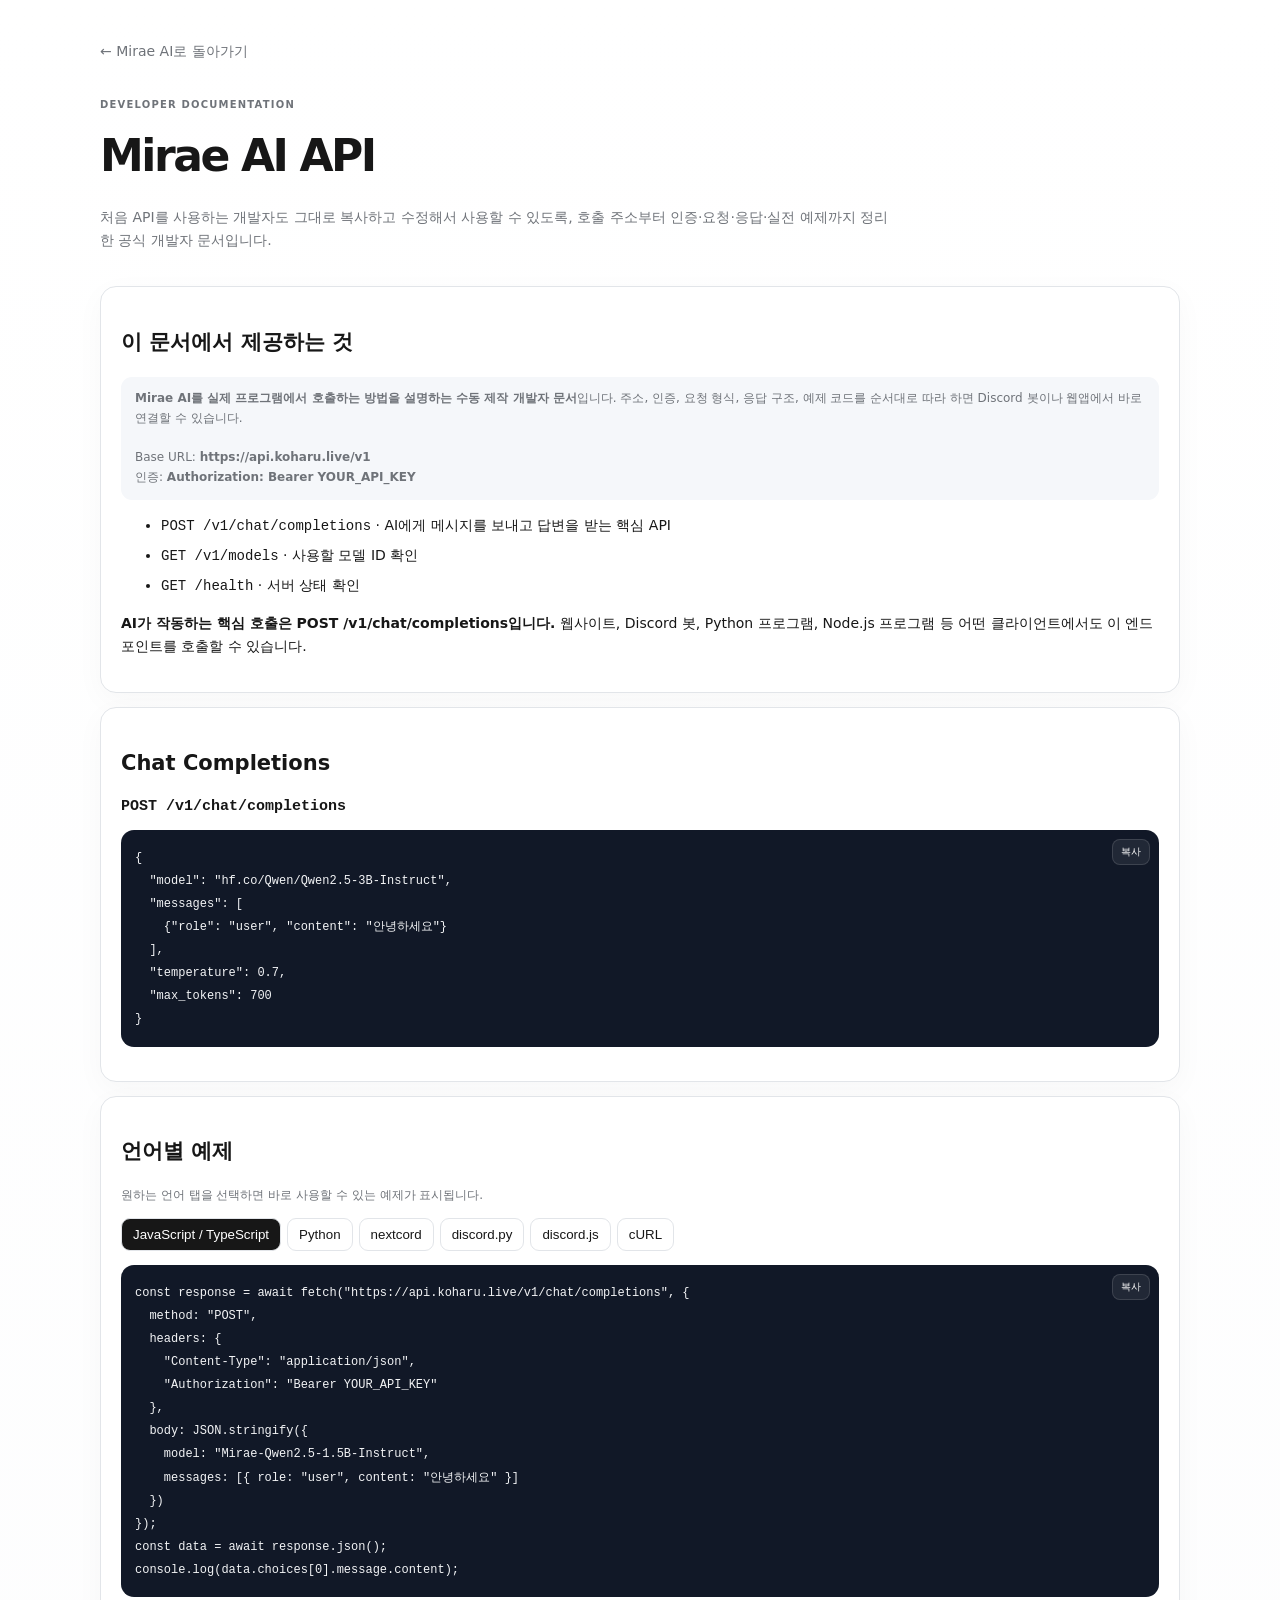
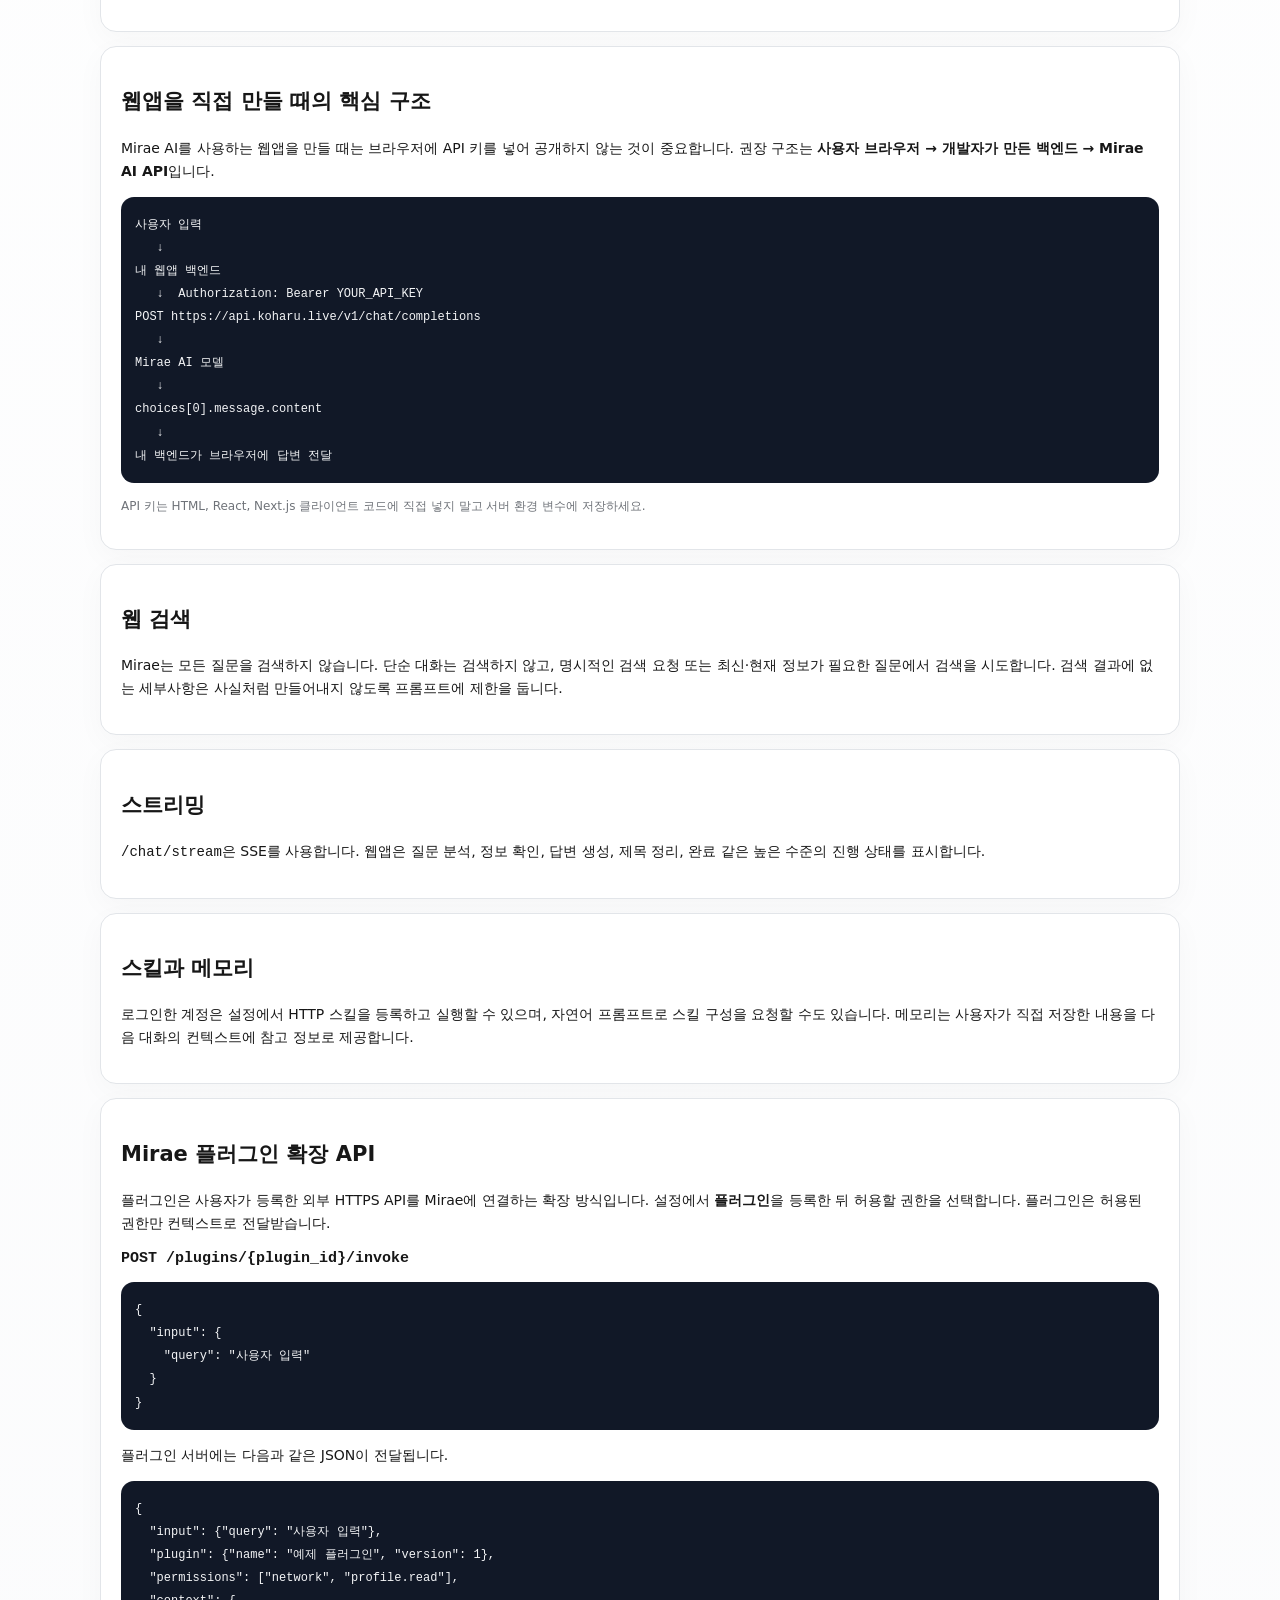
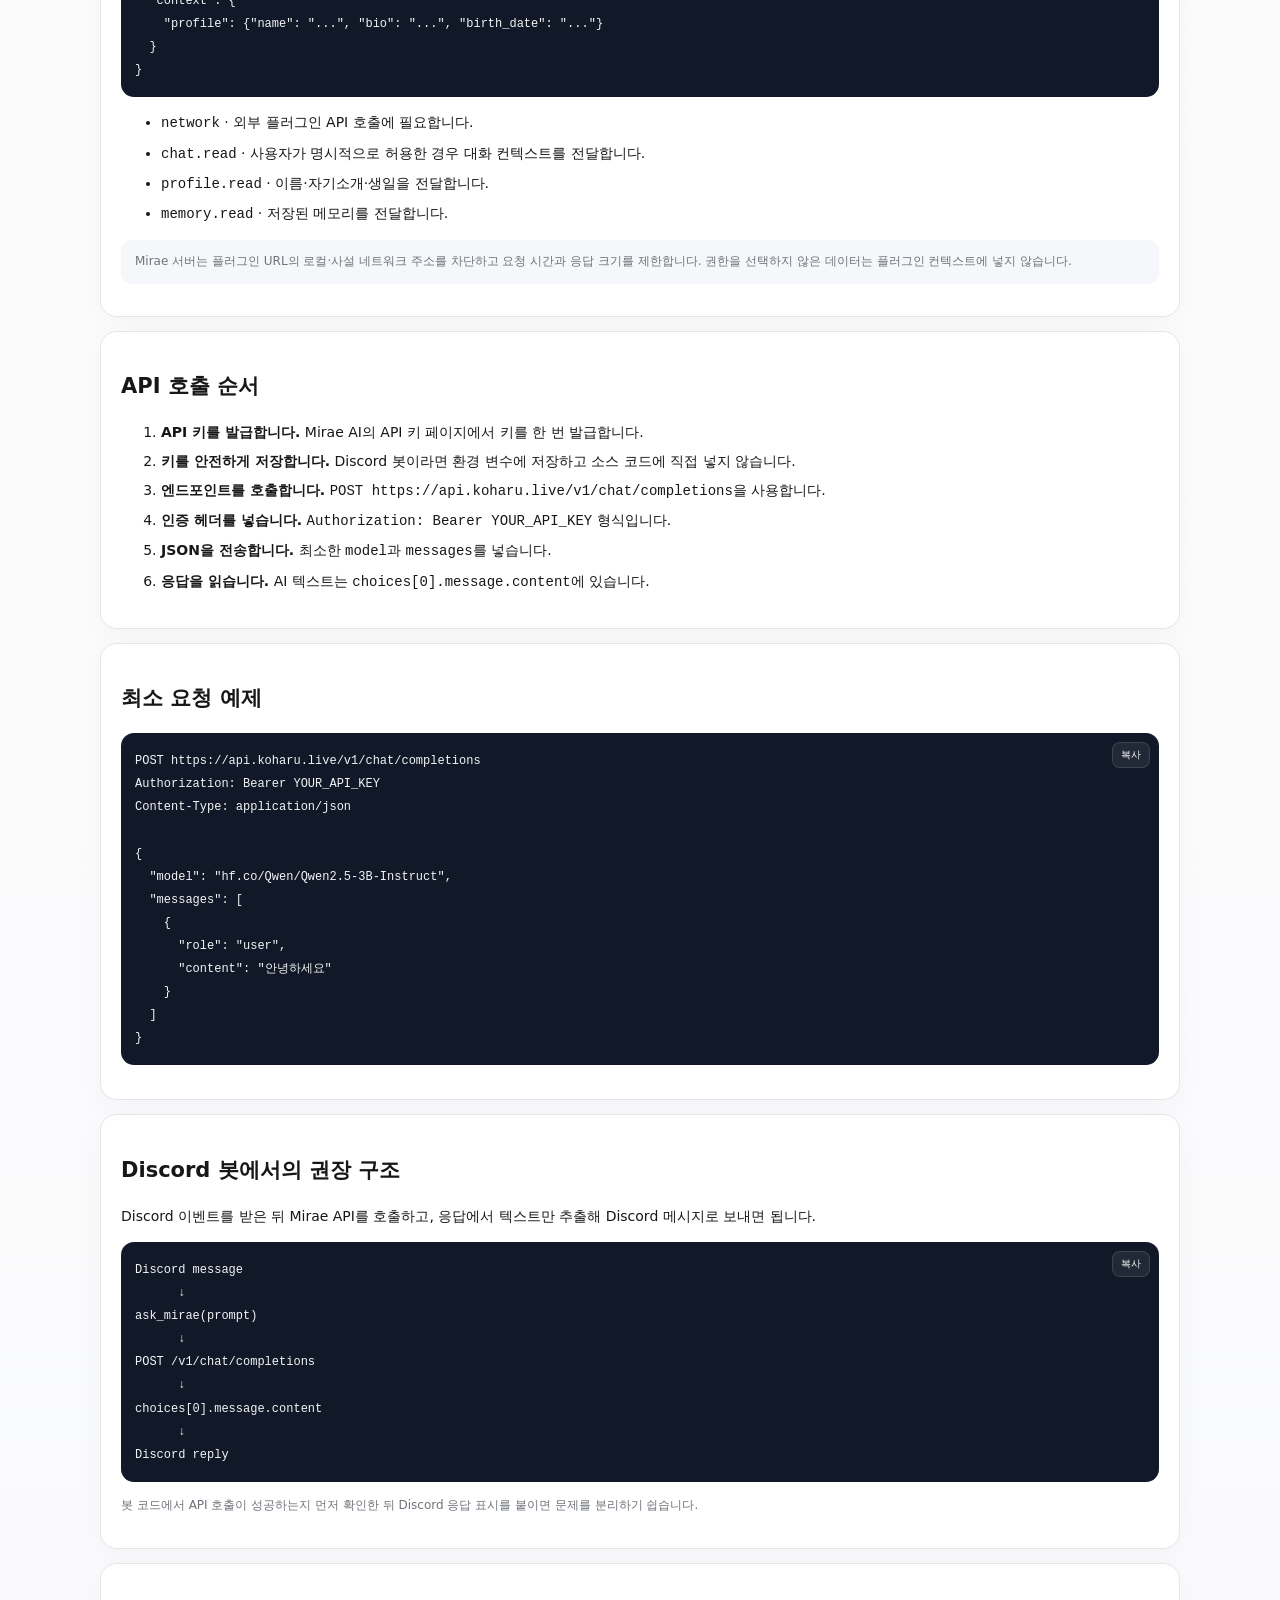
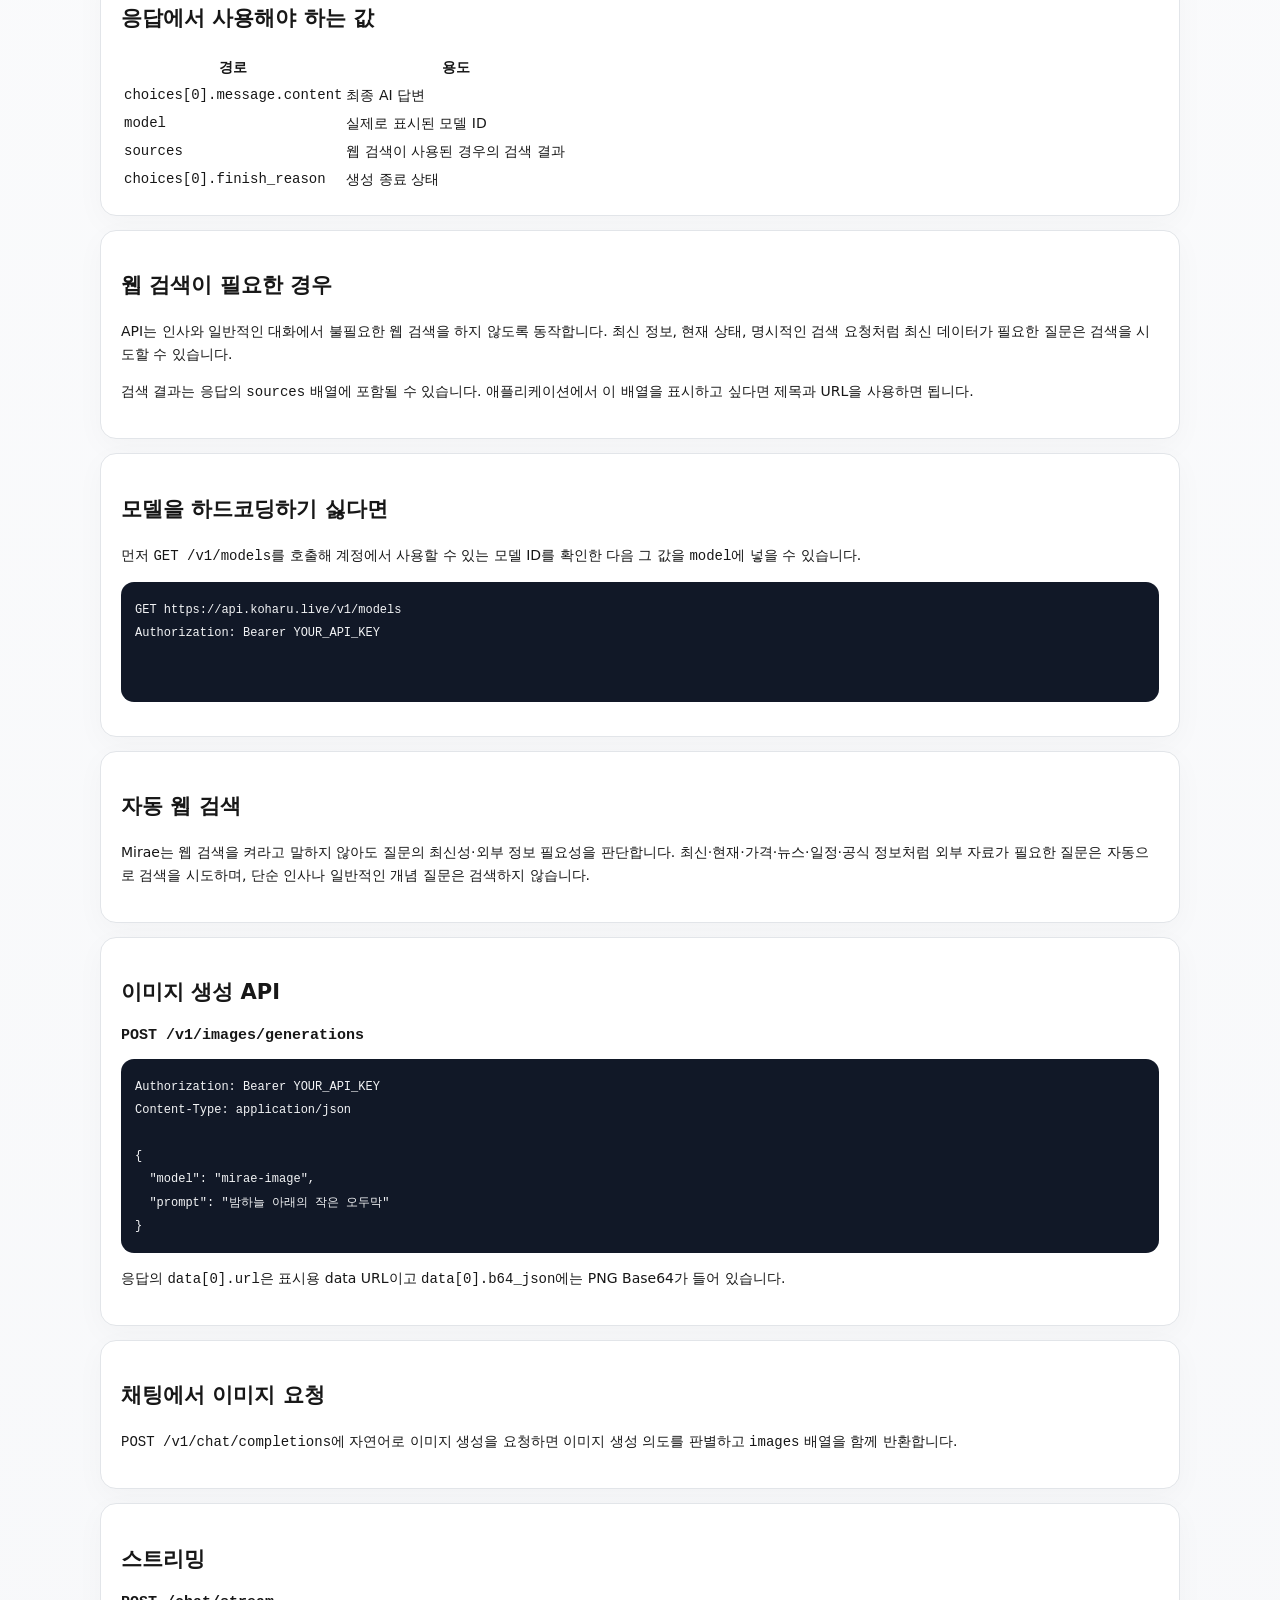
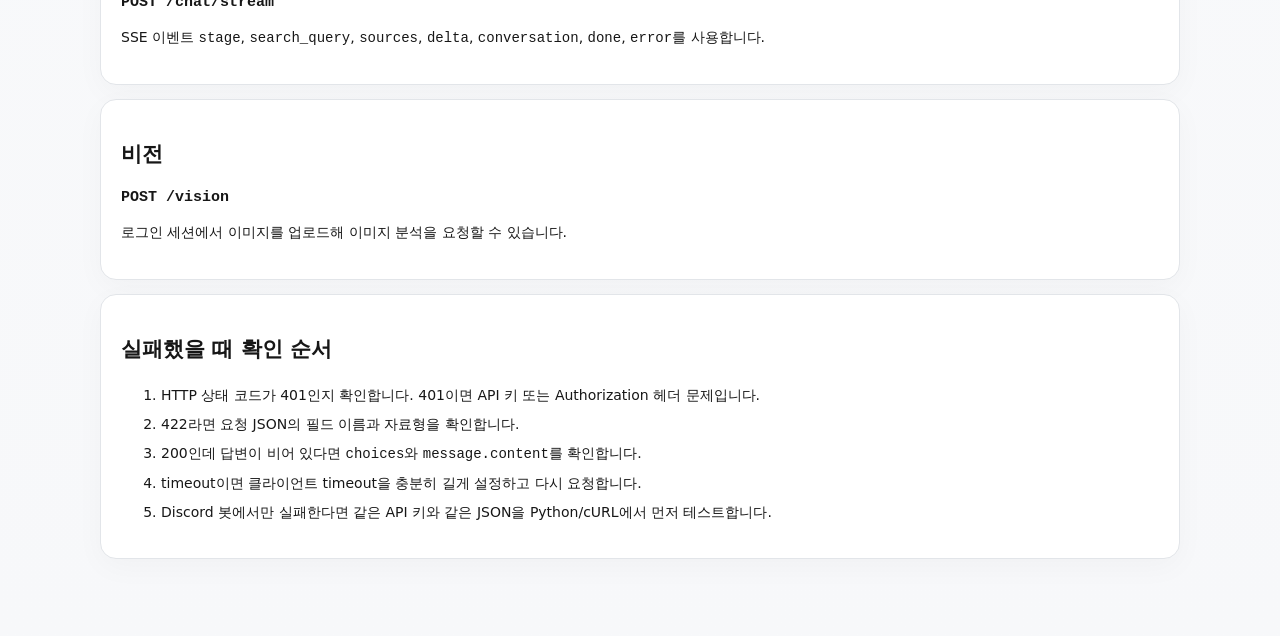
<file: deploy/web/api-docs.html>
<!doctype html>
<html lang="ko">
<head>
<meta charset="utf-8"><meta name="viewport" content="width=device-width,initial-scale=1">
<title>Mirae AI API 문서</title>
<style>
:root{--bg:#fff;--panel:#f5f7fa;--card:#fff;--text:#171717;--muted:#6f7379;--line:#e2e5e9;--accent:#171717;--accentText:#fff;--blue:#2563eb}
*{box-sizing:border-box}body{margin:0;background:linear-gradient(180deg,#fff,#f7f8fa);color:var(--text);font:14px/1.65 system-ui,-apple-system,BlinkMacSystemFont,"Segoe UI",sans-serif}
main{width:min(1080px,calc(100% - 32px));margin:auto;padding:40px 0 80px}.back{color:var(--muted);text-decoration:none}.eyebrow{font-size:10px;letter-spacing:.12em;color:var(--muted);font-weight:800}.hero{margin:34px 0}.hero h1{font-size:44px;letter-spacing:-.055em;margin:6px 0}.hero p{color:var(--muted);max-width:800px}.card{background:var(--card);border:1px solid var(--line);border-radius:16px;padding:20px;margin:14px 0;box-shadow:0 8px 30px #00000008}.note{padding:12px 14px;border-radius:11px;background:var(--panel);color:var(--muted);font-size:12px}.route{font:750 15px ui-monospace,Consolas,monospace}.tabs{display:flex;flex-wrap:wrap;gap:6px;margin:12px 0}.tab{border:1px solid var(--line);background:var(--card);color:var(--text);border-radius:9px;padding:8px 11px;cursor:pointer}.tab.active{background:var(--accent);color:var(--accentText)}.example{display:none}.example.active{display:block}pre{position:relative;background:#111827;color:#f3f4f6;border-radius:13px;padding:16px 14px;overflow:auto;min-height:120px}pre code{font:12px/1.65 ui-monospace,Consolas,monospace;white-space:pre}.copy{position:absolute;right:9px;top:9px;border:1px solid #ffffff20;background:#ffffff12;color:#fff;border-radius:8px;padding:5px 8px;font-size:10px;cursor:pointer}.copy:hover{background:#ffffff20}.small{font-size:12px;color:var(--muted)}li{margin:6px 0}
</style>
</head>
<body>
<main>
<a class="back" href="/">← Mirae AI로 돌아가기</a>
<section class="hero"><div class="eyebrow">DEVELOPER DOCUMENTATION</div><h1>Mirae AI API</h1><p>처음 API를 사용하는 개발자도 그대로 복사하고 수정해서 사용할 수 있도록, 호출 주소부터 인증·요청·응답·실전 예제까지 정리한 공식 개발자 문서입니다.</p></section>
<section class="card">
<h2>이 문서에서 제공하는 것</h2>
<div class="note"><b>Mirae AI를 실제 프로그램에서 호출하는 방법을 설명하는 수동 제작 개발자 문서</b>입니다. 주소, 인증, 요청 형식, 응답 구조, 예제 코드를 순서대로 따라 하면 Discord 봇이나 웹앱에서 바로 연결할 수 있습니다.<br><br>Base URL: <b>https://api.koharu.live/v1</b><br>인증: <b>Authorization: Bearer YOUR_API_KEY</b></div>
<ul><li><code>POST /v1/chat/completions</code> · AI에게 메시지를 보내고 답변을 받는 핵심 API</li><li><code>GET /v1/models</code> · 사용할 모델 ID 확인</li><li><code>GET /health</code> · 서버 상태 확인</li></ul>
<p><b>AI가 작동하는 핵심 호출은 POST /v1/chat/completions입니다.</b> 웹사이트, Discord 봇, Python 프로그램, Node.js 프로그램 등 어떤 클라이언트에서도 이 엔드포인트를 호출할 수 있습니다.</p>
</section>
<section class="card">
<h2>Chat Completions</h2>
<p class="route">POST /v1/chat/completions</p>
<pre><button class="copy" data-copy="base">복사</button><code id="base">{
  "model": "hf.co/Qwen/Qwen2.5-3B-Instruct",
  "messages": [
    {"role": "user", "content": "안녕하세요"}
  ],
  "temperature": 0.7,
  "max_tokens": 700
}</code></pre>
</section><section class="card">
<h2>언어별 예제</h2>
<p class="small">원하는 언어 탭을 선택하면 바로 사용할 수 있는 예제가 표시됩니다.</p>
<div class="tabs" id="langTabs">
<button class="tab active" data-ex="javascript">JavaScript / TypeScript</button>
<button class="tab" data-ex="python">Python</button>
<button class="tab" data-ex="nextcord">nextcord</button>
<button class="tab" data-ex="discordpy">discord.py</button>
<button class="tab" data-ex="discordjs">discord.js</button>
<button class="tab" data-ex="curl">cURL</button>
</div>
<div class="example active" id="ex-javascript"><pre><button class="copy" data-copy="javascript">복사</button><code id="javascript">const response = await fetch("https://api.koharu.live/v1/chat/completions", {
  method: "POST",
  headers: {
    "Content-Type": "application/json",
    "Authorization": "Bearer YOUR_API_KEY"
  },
  body: JSON.stringify({
    model: "Mirae-Qwen2.5-1.5B-Instruct",
    messages: [{ role: "user", content: "안녕하세요" }]
  })
});
const data = await response.json();
console.log(data.choices[0].message.content);</code></pre></div>
<div class="example" id="ex-python"><pre><button class="copy" data-copy="python">복사</button><code id="python">import requests

response = requests.post(
    "https://api.koharu.live/v1/chat/completions",
    headers={
        "Content-Type": "application/json",
        "Authorization": "Bearer YOUR_API_KEY",
    },
    json={
        "model": "hf.co/Qwen/Qwen2.5-3B-Instruct",
        "messages": [{"role": "user", "content": "안녕하세요"}],
    },
    timeout=90,
)

print(response.json()["choices"][0]["message"]["content"])</code></pre></div>
<div class="example" id="ex-nextcord"><pre><button class="copy" data-copy="nextcord">복사</button><code id="nextcord">import nextcord
from nextcord.ext import commands
import aiohttp

API_KEY = "YOUR_API_KEY"
API_URL = "https://api.koharu.live/v1/chat/completions"
bot = commands.Bot(command_prefix="!", intents=nextcord.Intents.default())

@bot.command()
async def ask(ctx, *, prompt: str):
    payload = {"model":"Mirae-Qwen2.5-1.5B-Instruct","messages":[{"role":"user","content":prompt}]}
    headers = {"Authorization":f"Bearer {API_KEY}","Content-Type":"application/json"}
    async with aiohttp.ClientSession() as session:
        async with session.post(API_URL,headers=headers,json=payload) as response:
            data=await response.json()
    await ctx.send(data["choices"][0]["message"]["content"])

bot.run("DISCORD_BOT_TOKEN")</code></pre></div>
<div class="example" id="ex-discordpy"><pre><button class="copy" data-copy="discordpy">복사</button><code id="discordpy">import discord
from discord.ext import commands
import aiohttp

API_KEY = "YOUR_API_KEY"
API_URL = "https://api.koharu.live/v1/chat/completions"
bot = commands.Bot(command_prefix="!", intents=discord.Intents.default())

@bot.command()
async def ask(ctx, *, prompt: str):
    payload = {"model":"Mirae-Qwen2.5-1.5B-Instruct","messages":[{"role":"user","content":prompt}]}
    headers = {"Authorization":f"Bearer {API_KEY}","Content-Type":"application/json"}
    async with aiohttp.ClientSession() as session:
        async with session.post(API_URL,headers=headers,json=payload) as response:
            data=await response.json()
    await ctx.send(data["choices"][0]["message"]["content"])

bot.run("DISCORD_BOT_TOKEN")</code></pre></div>
<div class="example" id="ex-discordjs"><pre><button class="copy" data-copy="discordjs">복사</button><code id="discordjs">const { Client, GatewayIntentBits } = require("discord.js");

const client = new Client({
  intents: [GatewayIntentBits.Guilds, GatewayIntentBits.GuildMessages]
});

async function askMirae(prompt) {
  const response = await fetch("https://api.koharu.live/v1/chat/completions", {
    method:"POST",
    headers:{
      "Content-Type":"application/json",
      "Authorization":"Bearer YOUR_API_KEY"
    },
    body:JSON.stringify({
      model:"Mirae-Qwen2.5-1.5B-Instruct",
      messages:[{role:"user",content:prompt}]
    })
  });
  const data=await response.json();
  return data.choices[0].message.content;
}

client.login("DISCORD_BOT_TOKEN");</code></pre></div>
<div class="example" id="ex-curl"><pre><button class="copy" data-copy="curl">복사</button><code id="curl">curl https://api.koharu.live/v1/chat/completions ^
  -H "Content-Type: application/json" ^
  -H "Authorization: Bearer YOUR_API_KEY" ^
  -d "{\"model\":\"Mirae-Qwen2.5-1.5B-Instruct\",\"messages\":[{\"role\":\"user\",\"content\":\"안녕하세요\"}]}"</code></pre></div>
</section>

<section class="card">
<h2>웹앱을 직접 만들 때의 핵심 구조</h2>
<p>Mirae AI를 사용하는 웹앱을 만들 때는 브라우저에 API 키를 넣어 공개하지 않는 것이 중요합니다. 권장 구조는 <b>사용자 브라우저 → 개발자가 만든 백엔드 → Mirae AI API</b>입니다.</p>
<pre><code>사용자 입력
   ↓
내 웹앱 백엔드
   ↓  Authorization: Bearer YOUR_API_KEY
POST https://api.koharu.live/v1/chat/completions
   ↓
Mirae AI 모델
   ↓
choices[0].message.content
   ↓
내 백엔드가 브라우저에 답변 전달</code></pre>
<p class="small">API 키는 HTML, React, Next.js 클라이언트 코드에 직접 넣지 말고 서버 환경 변수에 저장하세요.</p>
</section>

<section class="card">
<h2>웹 검색</h2>
<p>Mirae는 모든 질문을 검색하지 않습니다. 단순 대화는 검색하지 않고, 명시적인 검색 요청 또는 최신·현재 정보가 필요한 질문에서 검색을 시도합니다. 검색 결과에 없는 세부사항은 사실처럼 만들어내지 않도록 프롬프트에 제한을 둡니다.</p>
</section>

<section class="card">
<h2>스트리밍</h2>
<p><code>/chat/stream</code>은 SSE를 사용합니다. 웹앱은 질문 분석, 정보 확인, 답변 생성, 제목 정리, 완료 같은 높은 수준의 진행 상태를 표시합니다.</p>
</section>

<section class="card">
<h2>스킬과 메모리</h2>
<p>로그인한 계정은 설정에서 HTTP 스킬을 등록하고 실행할 수 있으며, 자연어 프롬프트로 스킬 구성을 요청할 수도 있습니다. 메모리는 사용자가 직접 저장한 내용을 다음 대화의 컨텍스트에 참고 정보로 제공합니다.</p>
</section>
<section class="card">
<h2>Mirae 플러그인 확장 API</h2>
<p>플러그인은 사용자가 등록한 외부 HTTPS API를 Mirae에 연결하는 확장 방식입니다. 설정에서 <b>플러그인</b>을 등록한 뒤 허용할 권한을 선택합니다. 플러그인은 허용된 권한만 컨텍스트로 전달받습니다.</p>
<p class="route">POST /plugins/{plugin_id}/invoke</p>
<pre><code>{
  "input": {
    "query": "사용자 입력"
  }
}</code></pre>
<p>플러그인 서버에는 다음과 같은 JSON이 전달됩니다.</p>
<pre><code>{
  "input": {"query": "사용자 입력"},
  "plugin": {"name": "예제 플러그인", "version": 1},
  "permissions": ["network", "profile.read"],
  "context": {
    "profile": {"name": "...", "bio": "...", "birth_date": "..."}
  }
}</code></pre>
<ul>
<li><code>network</code> · 외부 플러그인 API 호출에 필요합니다.</li>
<li><code>chat.read</code> · 사용자가 명시적으로 허용한 경우 대화 컨텍스트를 전달합니다.</li>
<li><code>profile.read</code> · 이름·자기소개·생일을 전달합니다.</li>
<li><code>memory.read</code> · 저장된 메모리를 전달합니다.</li>
</ul>
<p class="note">Mirae 서버는 플러그인 URL의 로컬·사설 네트워크 주소를 차단하고 요청 시간과 응답 크기를 제한합니다. 권한을 선택하지 않은 데이터는 플러그인 컨텍스트에 넣지 않습니다.</p>
</section>

<section class="card">
<h2>API 호출 순서</h2>
<ol>
<li><b>API 키를 발급합니다.</b> Mirae AI의 API 키 페이지에서 키를 한 번 발급합니다.</li>
<li><b>키를 안전하게 저장합니다.</b> Discord 봇이라면 환경 변수에 저장하고 소스 코드에 직접 넣지 않습니다.</li>
<li><b>엔드포인트를 호출합니다.</b> <code>POST https://api.koharu.live/v1/chat/completions</code>을 사용합니다.</li>
<li><b>인증 헤더를 넣습니다.</b> <code>Authorization: Bearer YOUR_API_KEY</code> 형식입니다.</li>
<li><b>JSON을 전송합니다.</b> 최소한 <code>model</code>과 <code>messages</code>를 넣습니다.</li>
<li><b>응답을 읽습니다.</b> AI 텍스트는 <code>choices[0].message.content</code>에 있습니다.</li>
</ol>
</section>
<section class="card">
<h2>최소 요청 예제</h2>
<pre><button class="copy" data-copy="minimal">복사</button><code id="minimal">POST https://api.koharu.live/v1/chat/completions
Authorization: Bearer YOUR_API_KEY
Content-Type: application/json

{
  "model": "hf.co/Qwen/Qwen2.5-3B-Instruct",
  "messages": [
    {
      "role": "user",
      "content": "안녕하세요"
    }
  ]
}</code></pre>
</section>
<section class="card">
<h2>Discord 봇에서의 권장 구조</h2>
<p>Discord 이벤트를 받은 뒤 Mirae API를 호출하고, 응답에서 텍스트만 추출해 Discord 메시지로 보내면 됩니다.</p>
<pre><button class="copy" data-copy="botflow">복사</button><code id="botflow">Discord message
      ↓
ask_mirae(prompt)
      ↓
POST /v1/chat/completions
      ↓
choices[0].message.content
      ↓
Discord reply</code></pre>
<p class="small">봇 코드에서 API 호출이 성공하는지 먼저 확인한 뒤 Discord 응답 표시를 붙이면 문제를 분리하기 쉽습니다.</p>
</section>
<section class="card">
<h2>응답에서 사용해야 하는 값</h2>
<table>
<thead><tr><th>경로</th><th>용도</th></tr></thead>
<tbody>
<tr><td><code>choices[0].message.content</code></td><td>최종 AI 답변</td></tr>
<tr><td><code>model</code></td><td>실제로 표시된 모델 ID</td></tr>
<tr><td><code>sources</code></td><td>웹 검색이 사용된 경우의 검색 결과</td></tr>
<tr><td><code>choices[0].finish_reason</code></td><td>생성 종료 상태</td></tr>
</tbody>
</table>
</section>
<section class="card">
<h2>웹 검색이 필요한 경우</h2>
<p>API는 인사와 일반적인 대화에서 불필요한 웹 검색을 하지 않도록 동작합니다. 최신 정보, 현재 상태, 명시적인 검색 요청처럼 최신 데이터가 필요한 질문은 검색을 시도할 수 있습니다.</p>
<p>검색 결과는 응답의 <code>sources</code> 배열에 포함될 수 있습니다. 애플리케이션에서 이 배열을 표시하고 싶다면 제목과 URL을 사용하면 됩니다.</p>
</section>
<section class="card">
<h2>모델을 하드코딩하기 싫다면</h2>
<p>먼저 <code>GET /v1/models</code>를 호출해 계정에서 사용할 수 있는 모델 ID를 확인한 다음 그 값을 <code>model</code>에 넣을 수 있습니다.</p>
<pre><code>GET https://api.koharu.live/v1/models
Authorization: Bearer YOUR_API_KEY</code></pre>
</section>

<section class="card"><h2>자동 웹 검색</h2><p>Mirae는 웹 검색을 켜라고 말하지 않아도 질문의 최신성·외부 정보 필요성을 판단합니다. 최신·현재·가격·뉴스·일정·공식 정보처럼 외부 자료가 필요한 질문은 자동으로 검색을 시도하며, 단순 인사나 일반적인 개념 질문은 검색하지 않습니다.</p></section>
<section class="card"><h2>이미지 생성 API</h2><p class="route">POST /v1/images/generations</p><pre><code>Authorization: Bearer YOUR_API_KEY
Content-Type: application/json

{
  "model": "mirae-image",
  "prompt": "밤하늘 아래의 작은 오두막"
}</code></pre><p>응답의 <code>data[0].url</code>은 표시용 data URL이고 <code>data[0].b64_json</code>에는 PNG Base64가 들어 있습니다.</p></section>
<section class="card"><h2>채팅에서 이미지 요청</h2><p><code>POST /v1/chat/completions</code>에 자연어로 이미지 생성을 요청하면 이미지 생성 의도를 판별하고 <code>images</code> 배열을 함께 반환합니다.</p></section>
<section class="card"><h2>스트리밍</h2><p class="route">POST /chat/stream</p><p>SSE 이벤트 <code>stage</code>, <code>search_query</code>, <code>sources</code>, <code>delta</code>, <code>conversation</code>, <code>done</code>, <code>error</code>를 사용합니다.</p></section>
<section class="card"><h2>비전</h2><p class="route">POST /vision</p><p>로그인 세션에서 이미지를 업로드해 이미지 분석을 요청할 수 있습니다.</p></section>
<section class="card">
<h2>실패했을 때 확인 순서</h2>
<ol>
<li>HTTP 상태 코드가 401인지 확인합니다. 401이면 API 키 또는 Authorization 헤더 문제입니다.</li>
<li>422라면 요청 JSON의 필드 이름과 자료형을 확인합니다.</li>
<li>200인데 답변이 비어 있다면 <code>choices</code>와 <code>message.content</code>를 확인합니다.</li>
<li>timeout이면 클라이언트 timeout을 충분히 길게 설정하고 다시 요청합니다.</li>
<li>Discord 봇에서만 실패한다면 같은 API 키와 같은 JSON을 Python/cURL에서 먼저 테스트합니다.</li>
</ol>
</section>
</main><script>
const $=s=>document.querySelector(s);
document.querySelectorAll("#langTabs .tab").forEach(tab=>tab.onclick=()=>{
  document.querySelectorAll("#langTabs .tab").forEach(x=>x.classList.remove("active"));
  document.querySelectorAll(".example").forEach(x=>x.classList.remove("active"));
  tab.classList.add("active");$("#ex-"+tab.dataset.ex).classList.add("active");
});
document.querySelectorAll(".copy").forEach(btn=>btn.onclick=async()=>{
  const id=btn.dataset.copy;const el=$("#"+id);if(!el)return;
  try{await navigator.clipboard.writeText(el.textContent);btn.textContent="복사됨";setTimeout(()=>btn.textContent="복사",1200)}
  catch{btn.textContent="복사 실패"}
});

</script>
</body></html>
</file>
